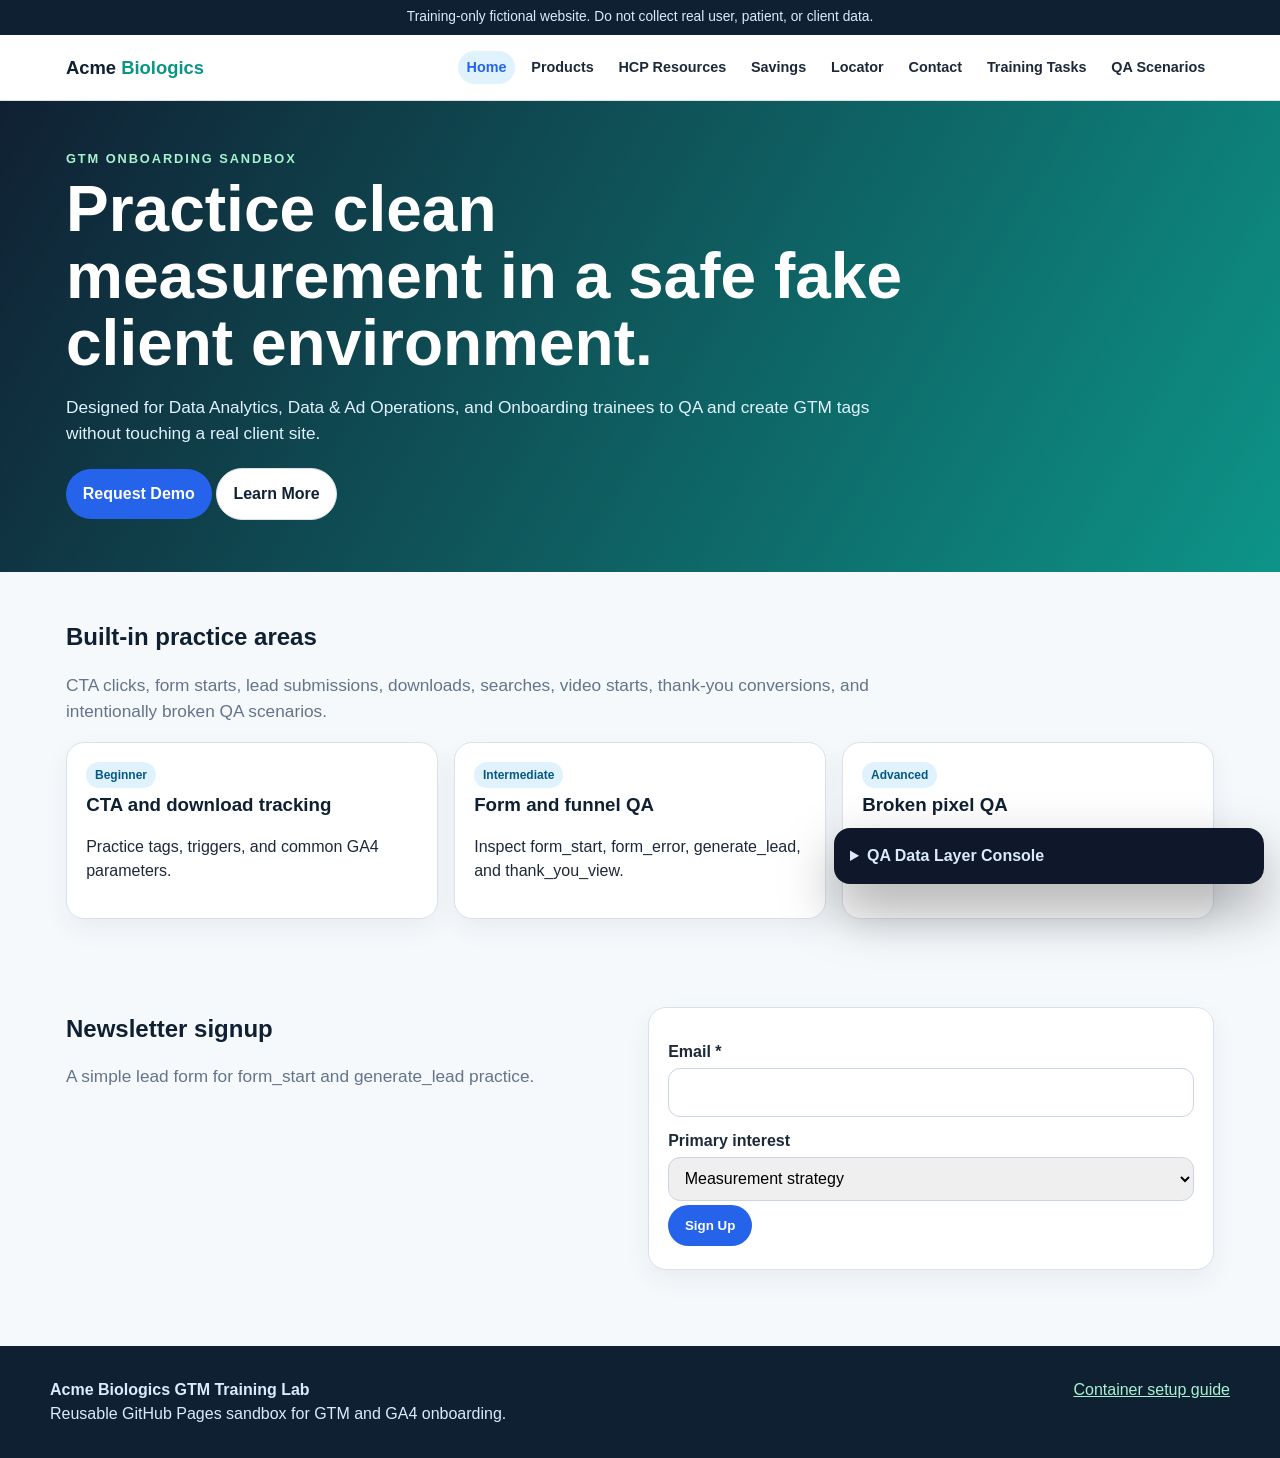
<file: index.html>
<!doctype html><html lang="en"><head><meta charset="utf-8"><meta name="viewport" content="width=device-width,initial-scale=1"><title>Home | Acme Biologics GTM Training Lab</title><link rel="stylesheet" href="styles.css"><script src="config.js"></script></head><body data-page="home"><div class="top">Training-only fictional website. Do not collect real user, patient, or client data.</div><header class="header"><nav class="nav"><a class="brand" href="index.html">Acme <span>Biologics</span></a><div class="links"><a class="active" href="index.html">Home</a><a class="" href="products.html">Products</a><a class="" href="hcp-resources.html">HCP Resources</a><a class="" href="savings.html">Savings</a><a class="" href="locator.html">Locator</a><a class="" href="contact.html">Contact</a><a class="" href="training-tasks.html">Training Tasks</a><a class="" href="qa-scenarios.html">QA Scenarios</a></div></nav></header><section class="hero" data-section="home_hero"><div class="inner"><div class="eyebrow">GTM onboarding sandbox</div><h1>Practice clean measurement in a safe fake client environment.</h1><p>Designed for Data Analytics, Data & Ad Operations, and Onboarding trainees to QA and create GTM tags without touching a real client site.</p><a class="btn primary" href="contact.html" id="request-demo-cta" data-track="cta" data-event="request_demo_click" data-section="home_hero" data-content-group="lead_gen">Request Demo</a><a class="btn secondary" href="products.html" id="learn-more-cta" data-track="cta" data-event="learn_more_click" data-section="home_hero">Learn More</a></div></section><main><section class="section"><h2>Built-in practice areas</h2><p class="lead">CTA clicks, form starts, lead submissions, downloads, searches, video starts, thank-you conversions, and intentionally broken QA scenarios.</p><div class="grid grid3"><div class="card"><span class="tag">Beginner</span><h3>CTA and download tracking</h3><p>Practice tags, triggers, and common GA4 parameters.</p></div><div class="card"><span class="tag">Intermediate</span><h3>Form and funnel QA</h3><p>Inspect form_start, form_error, generate_lead, and thank_you_view.</p></div><div class="card"><span class="tag">Advanced</span><h3>Broken pixel QA</h3><p>Find typos, missing parameters, duplicate fires, and inconsistent naming.</p></div></div></section><section class="section grid grid2"><div><h2>Newsletter signup</h2><p class="lead">A simple lead form for form_start and generate_lead practice.</p></div><form class="form" id="newsletter-form" data-form-name="newsletter_signup" data-success-event="generate_lead" data-lead-type="newsletter"><label>Email *</label><input name="email" type="email" required><label>Primary interest</label><select name="reason"><option>Measurement strategy</option><option>Clinical resources</option><option>Patient support</option></select><button class="btn primary" type="submit" data-track="form_submit_click" data-event="newsletter_submit_click" data-section="newsletter">Sign Up</button></form></section></main><footer class="footer"><div class="inner"><div><strong>Acme Biologics GTM Training Lab</strong><br>Reusable GitHub Pages sandbox for GTM and GA4 onboarding.</div><div><a href="GTM_GA4_CONTAINER_BUILD_GUIDE.md">Container setup guide</a></div></div></footer><script src="app.js"></script></body></html>
</file>
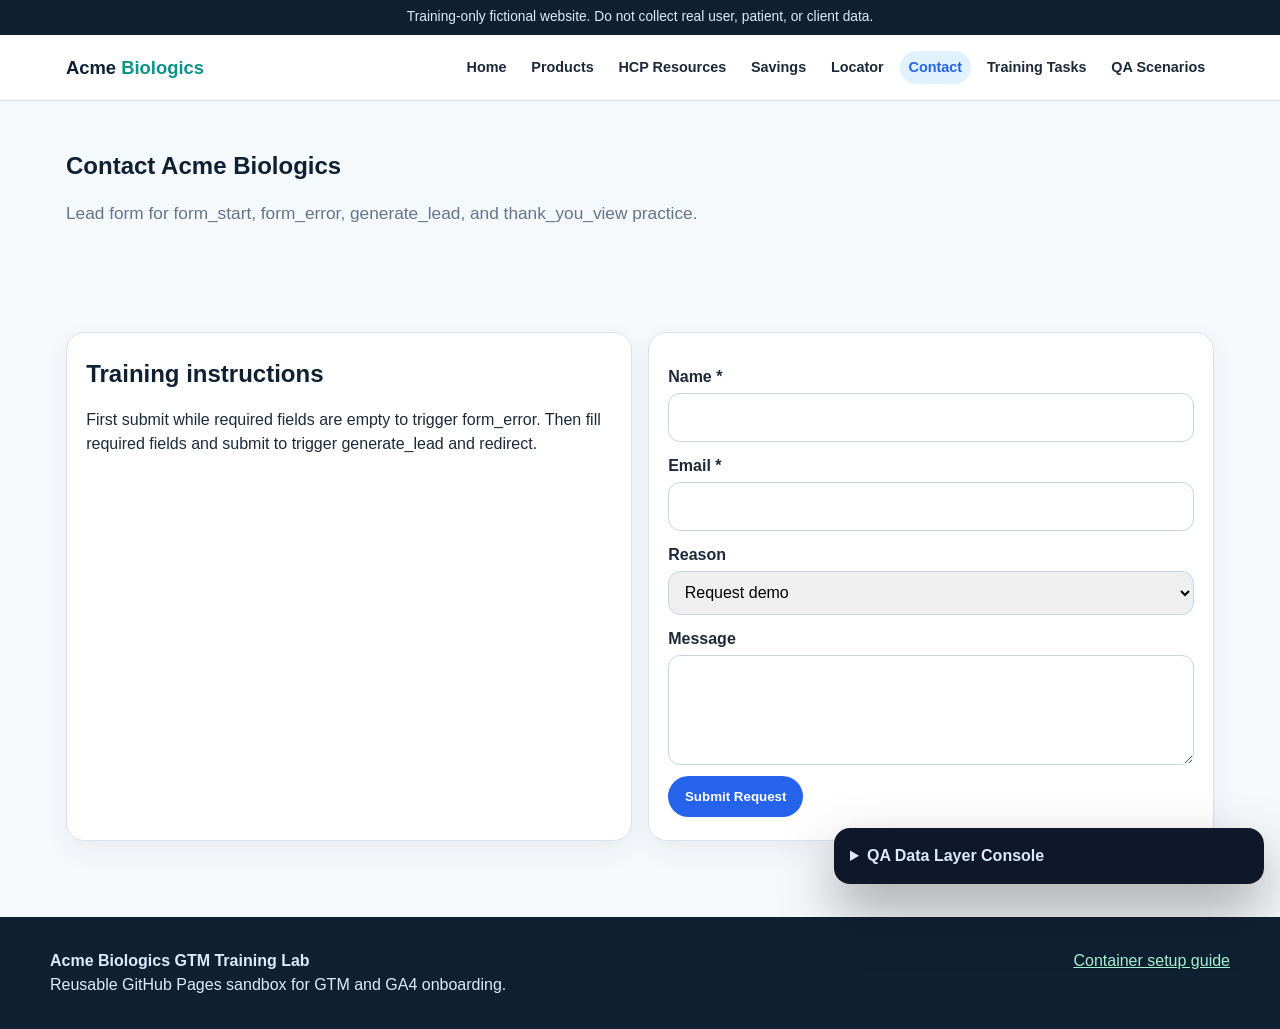
<file: contact.html>
<!doctype html><html lang="en"><head><meta charset="utf-8"><meta name="viewport" content="width=device-width,initial-scale=1"><title>Contact | Acme Biologics GTM Training Lab</title><link rel="stylesheet" href="styles.css"><script src="config.js"></script></head><body data-page="contact"><div class="top">Training-only fictional website. Do not collect real user, patient, or client data.</div><header class="header"><nav class="nav"><a class="brand" href="index.html">Acme <span>Biologics</span></a><div class="links"><a class="" href="index.html">Home</a><a class="" href="products.html">Products</a><a class="" href="hcp-resources.html">HCP Resources</a><a class="" href="savings.html">Savings</a><a class="" href="locator.html">Locator</a><a class="active" href="contact.html">Contact</a><a class="" href="training-tasks.html">Training Tasks</a><a class="" href="qa-scenarios.html">QA Scenarios</a></div></nav></header><main><section class="section"><h1>Contact Acme Biologics</h1><p class="lead">Lead form for form_start, form_error, generate_lead, and thank_you_view practice.</p></section><section class="section grid grid2"><div class="card"><h2>Training instructions</h2><p>First submit while required fields are empty to trigger form_error. Then fill required fields and submit to trigger generate_lead and redirect.</p></div><form class="form" id="contact-form" data-form-name="contact_us" data-success-event="generate_lead" data-lead-type="contact_request" data-redirect="thank-you"><label>Name *</label><input name="name" required><label>Email *</label><input name="email" type="email" required><label>Reason</label><select name="reason"><option>Request demo</option><option>Ask a clinical question</option><option>Data request</option><option>Other</option></select><label>Message</label><textarea name="message"></textarea><button class="btn primary" type="submit" data-track="form_submit_click" data-event="contact_submit_click" data-section="contact_form">Submit Request</button></form></section></main><footer class="footer"><div class="inner"><div><strong>Acme Biologics GTM Training Lab</strong><br>Reusable GitHub Pages sandbox for GTM and GA4 onboarding.</div><div><a href="GTM_GA4_CONTAINER_BUILD_GUIDE.md">Container setup guide</a></div></div></footer><script src="app.js"></script></body></html>
</file>
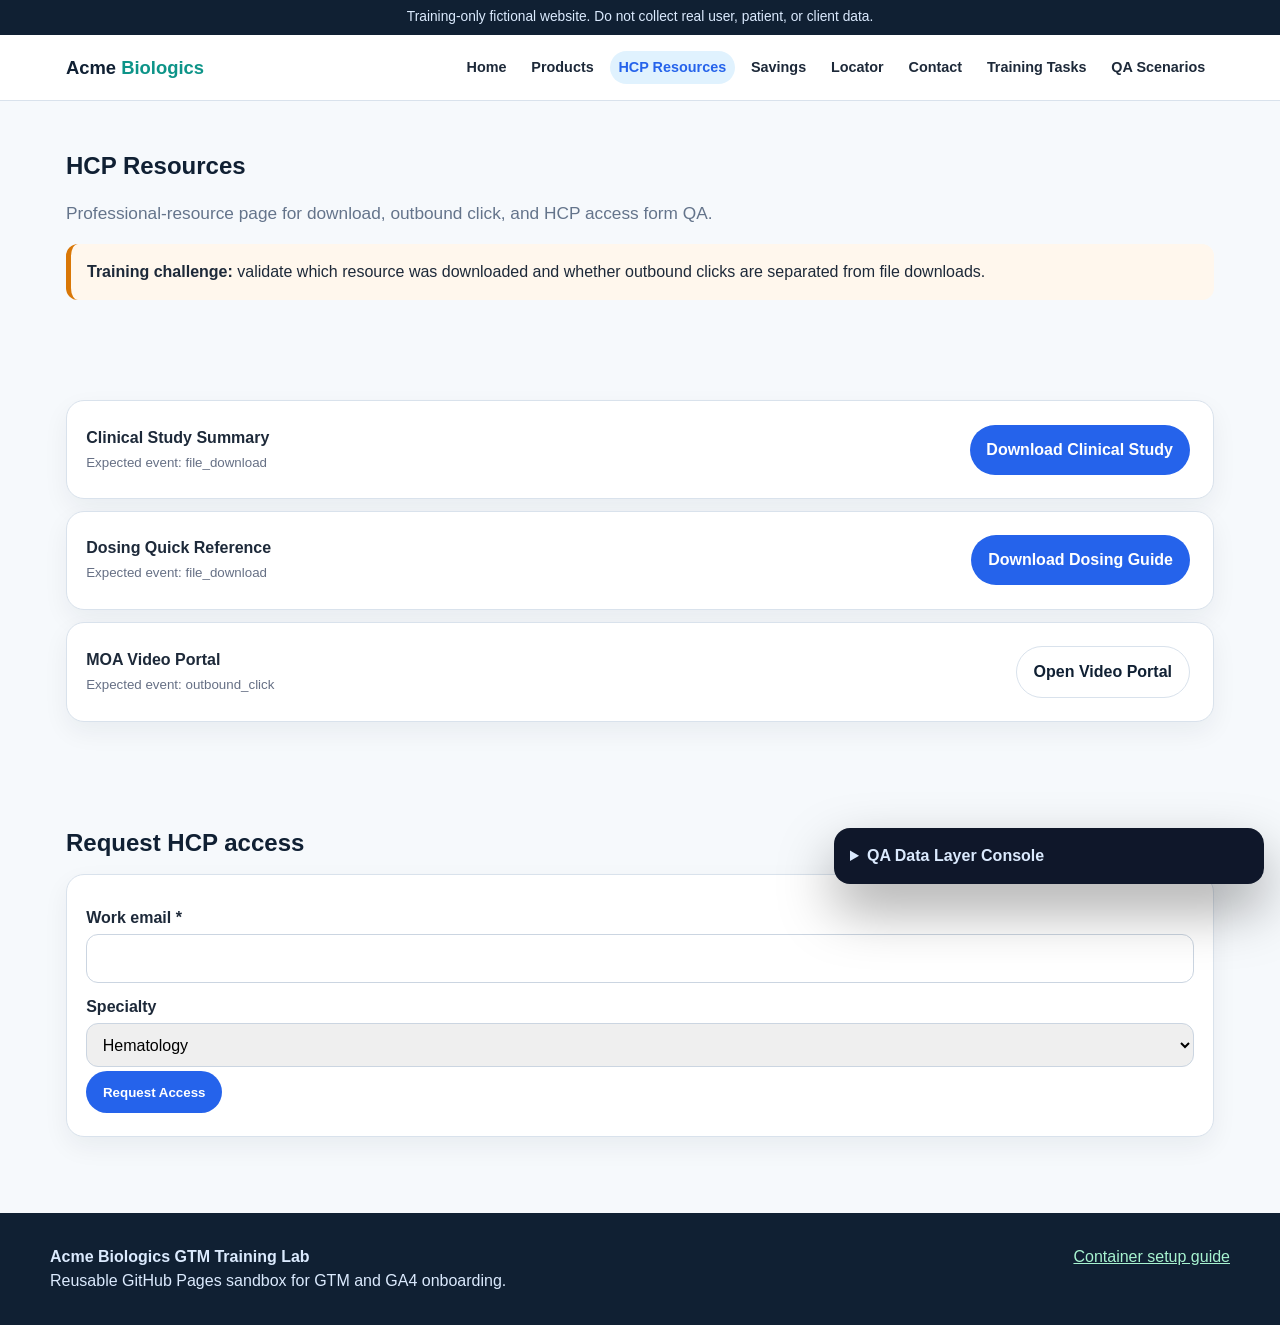
<file: hcp-resources.html>
<!doctype html><html lang="en"><head><meta charset="utf-8"><meta name="viewport" content="width=device-width,initial-scale=1"><title>HCP Resources | Acme Biologics GTM Training Lab</title><link rel="stylesheet" href="styles.css"><script src="config.js"></script></head><body data-page="hcp_resources"><div class="top">Training-only fictional website. Do not collect real user, patient, or client data.</div><header class="header"><nav class="nav"><a class="brand" href="index.html">Acme <span>Biologics</span></a><div class="links"><a class="" href="index.html">Home</a><a class="" href="products.html">Products</a><a class="active" href="hcp-resources.html">HCP Resources</a><a class="" href="savings.html">Savings</a><a class="" href="locator.html">Locator</a><a class="" href="contact.html">Contact</a><a class="" href="training-tasks.html">Training Tasks</a><a class="" href="qa-scenarios.html">QA Scenarios</a></div></nav></header><main><section class="section"><h1>HCP Resources</h1><p class="lead">Professional-resource page for download, outbound click, and HCP access form QA.</p><div class="notice warn"><strong>Training challenge:</strong> validate which resource was downloaded and whether outbound clicks are separated from file downloads.</div></section><section class="section"><div class="resource"><div><strong>Clinical Study Summary</strong><br><small>Expected event: file_download</small></div><a class="btn primary" href="clinical-study-summary.pdf" download data-track="download" data-event="file_download" data-resource-name="Clinical Study Summary" data-resource-type="pdf" data-content-group="hcp_resource" data-section="hcp_resources">Download Clinical Study</a></div><div class="resource"><div><strong>Dosing Quick Reference</strong><br><small>Expected event: file_download</small></div><a class="btn primary" href="dosing-quick-reference.pdf" download data-track="download" data-event="file_download" data-resource-name="Dosing Quick Reference" data-resource-type="pdf" data-content-group="hcp_resource" data-section="hcp_resources">Download Dosing Guide</a></div><div class="resource"><div><strong>MOA Video Portal</strong><br><small>Expected event: outbound_click</small></div><a class="btn secondary" href="https://example.com/acme-moa-video" target="_blank" rel="noopener" data-track="outbound" data-event="outbound_click" data-resource-name="MOA Video Portal" data-resource-type="external_site" data-section="hcp_resources">Open Video Portal</a></div></section><section class="section"><h2>Request HCP access</h2><form class="form" id="hcp-access-form" data-form-name="hcp_access" data-success-event="generate_lead" data-lead-type="hcp_access"><label>Work email *</label><input name="email" type="email" required><label>Specialty</label><select name="specialty"><option>Hematology</option><option>Oncology</option><option>Primary Care</option></select><button class="btn primary" type="submit" data-track="form_submit_click" data-event="hcp_access_submit_click" data-section="hcp_access_request">Request Access</button></form></section></main><footer class="footer"><div class="inner"><div><strong>Acme Biologics GTM Training Lab</strong><br>Reusable GitHub Pages sandbox for GTM and GA4 onboarding.</div><div><a href="GTM_GA4_CONTAINER_BUILD_GUIDE.md">Container setup guide</a></div></div></footer><script src="app.js"></script></body></html>
</file>
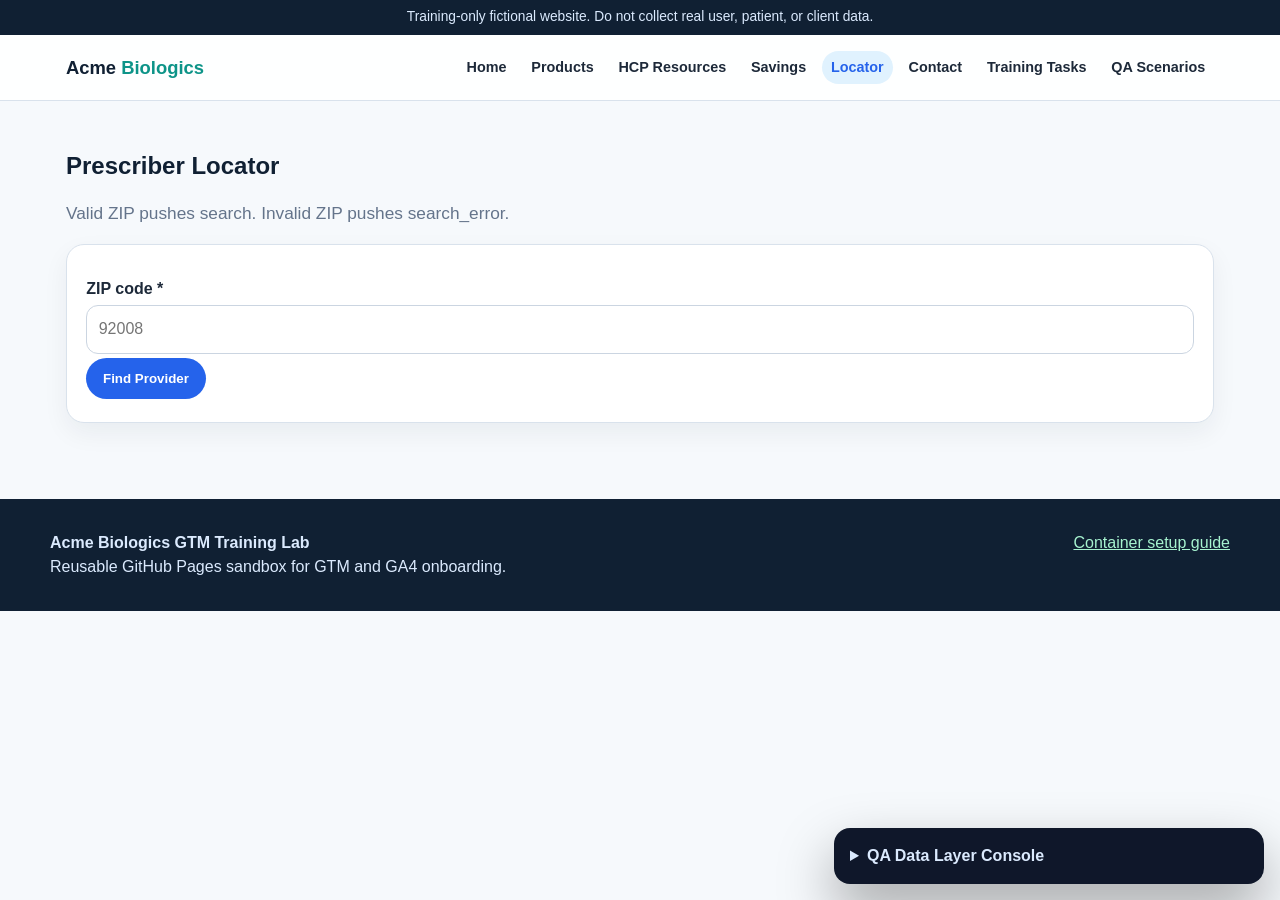
<file: locator.html>
<!doctype html><html lang="en"><head><meta charset="utf-8"><meta name="viewport" content="width=device-width,initial-scale=1"><title>Prescriber Locator | Acme Biologics GTM Training Lab</title><link rel="stylesheet" href="styles.css"><script src="config.js"></script></head><body data-page="locator"><div class="top">Training-only fictional website. Do not collect real user, patient, or client data.</div><header class="header"><nav class="nav"><a class="brand" href="index.html">Acme <span>Biologics</span></a><div class="links"><a class="" href="index.html">Home</a><a class="" href="products.html">Products</a><a class="" href="hcp-resources.html">HCP Resources</a><a class="" href="savings.html">Savings</a><a class="active" href="locator.html">Locator</a><a class="" href="contact.html">Contact</a><a class="" href="training-tasks.html">Training Tasks</a><a class="" href="qa-scenarios.html">QA Scenarios</a></div></nav></header><main><section class="section"><h1>Prescriber Locator</h1><p class="lead">Valid ZIP pushes search. Invalid ZIP pushes search_error.</p><form class="form" id="provider-search-form" data-form-name="provider_locator"><label>ZIP code *</label><input id="zip" name="zip" maxlength="5" required placeholder="92008"><button class="btn primary" type="submit" data-track="search_submit_click" data-event="provider_search_submit_click" data-section="locator_intro">Find Provider</button></form></section><section class="section" id="provider-results" hidden><h2>Mock provider results</h2><div class="grid grid3"><div class="card"><h3>North Coast Clinic</h3><p>1.2 miles away</p><button class="btn ghost" data-track="result_click" data-event="provider_result_click" data-section="locator_results" data-content-group="provider_result">View Details</button></div><div class="card"><h3>Carlsbad Specialty Center</h3><p>2.7 miles away</p><button class="btn ghost" data-track="result_click" data-event="provider_result_click" data-section="locator_results" data-content-group="provider_result">View Details</button></div><div class="card"><h3>Pacific Care Group</h3><p>4.1 miles away</p><button class="btn ghost" data-track="result_click" data-event="provider_result_click" data-section="locator_results" data-content-group="provider_result">View Details</button></div></div></section></main><footer class="footer"><div class="inner"><div><strong>Acme Biologics GTM Training Lab</strong><br>Reusable GitHub Pages sandbox for GTM and GA4 onboarding.</div><div><a href="GTM_GA4_CONTAINER_BUILD_GUIDE.md">Container setup guide</a></div></div></footer><script src="app.js"></script></body></html>
</file>
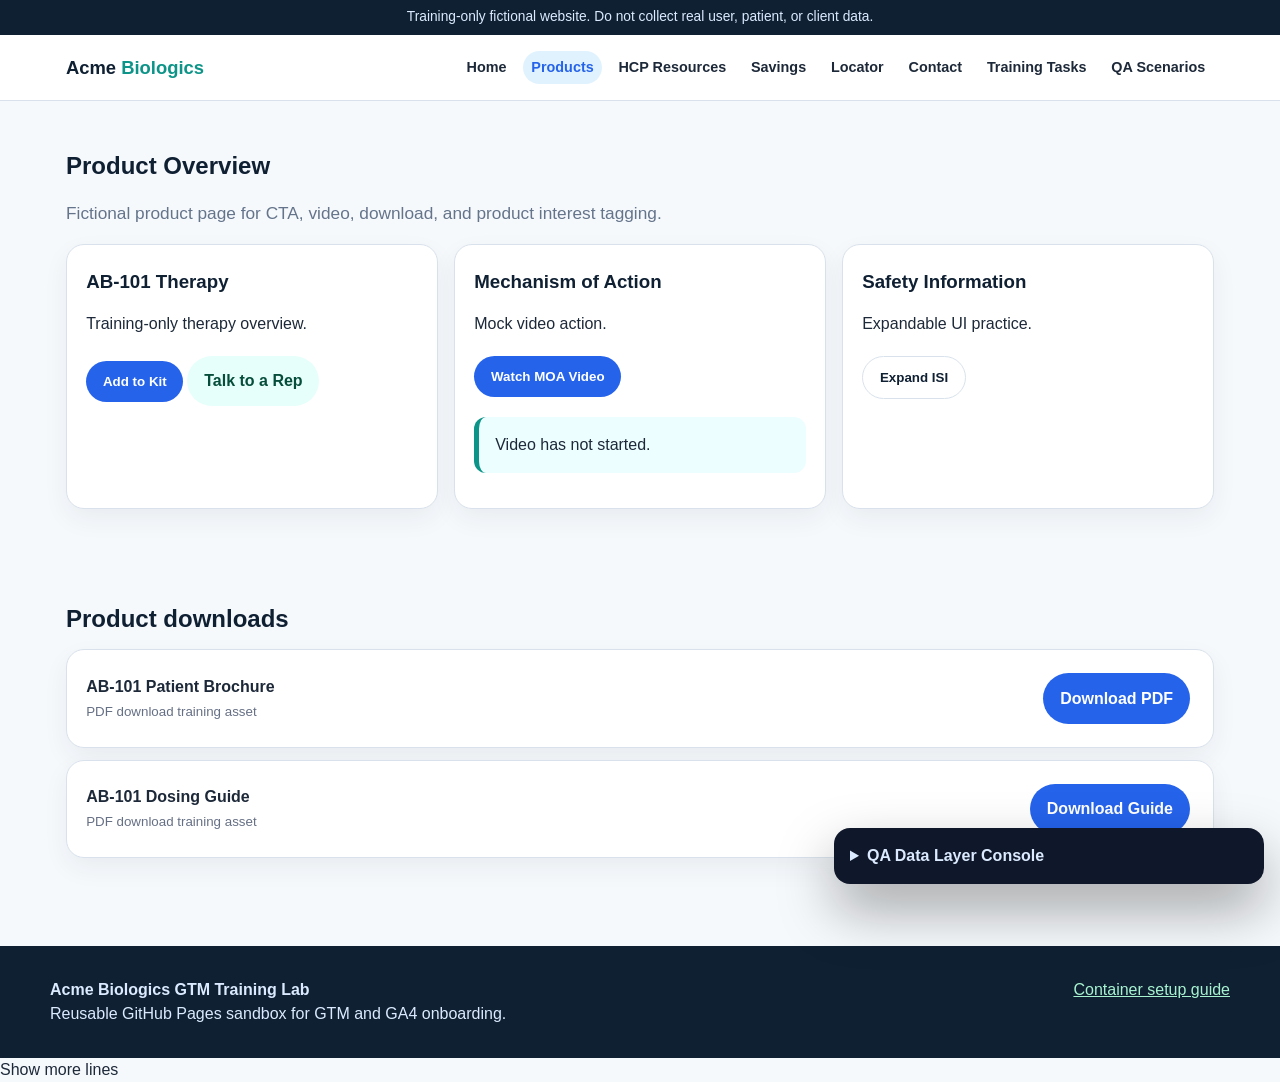
<file: products.html>
<!doctype html><html lang="en"><head><meta charset="utf-8"><meta name="viewport" content="width=device-width,initial-scale=1"><title>Products | Acme Biologics GTM Training Lab</title><link rel="stylesheet" href="styles.css"><script src="config.js"></script></head><body data-page="products"><div class="top">Training-only fictional website. Do not collect real user, patient, or client data.</div><header class="header"><nav class="nav"><a class="brand" href="index.html">Acme <span>Biologics</span></a><div class="links"><a class="" href="index.html">Home</a><a class="active" href="products.html">Products</a><a class="" href="hcp-resources.html">HCP Resources</a><a class="" href="savings.html">Savings</a><a class="" href="locator.html">Locator</a><a class="" href="contact.html">Contact</a><a class="" href="training-tasks.html">Training Tasks</a><a class="" href="qa-scenarios.html">QA Scenarios</a></div></nav></header><main><section class="section"><h1>Product Overview</h1><p class="lead">Fictional product page for CTA, video, download, and product interest tagging.</p><div class="grid grid3"><div class="card"><h3>AB-101 Therapy</h3><p>Training-only therapy overview.</p><button class="btn primary" id="add-to-kit-btn" data-track="cta" data-event="add_to_kit" data-section="product_card" data-content-group="product_interest">Add to Kit</button><a class="btn ghost" href="contact.html" data-track="cta" data-event="talk_to_rep_click" data-section="product_card">Talk to a Rep</a></div><div class="card"><h3>Mechanism of Action</h3><p>Mock video action.</p><button class="btn primary" data-video="AB-101 MOA Training Video" data-track="video_cta" data-event="video_cta_click" data-section="moa_card">Watch MOA Video</button><p id="video-status" class="notice">Video has not started.</p></div><div class="card"><h3>Safety Information</h3><p>Expandable UI practice.</p><button id="isi-toggle" class="btn secondary" data-track="cta" data-event="isi_expand_click" data-section="isi_card">Expand ISI</button><div id="isi-content" style="display:none;margin-top:15px;"><div class="notice warn"><strong>Important Safety Information</strong><p>This content is fictional and for GTM training purposes only.</p><ul><li>Contraindications</li><li>Warnings and Precautions</li><li>Adverse Reactions</li><li>Use in Special Populations</li></ul></div></div></div></section><section class="section"><h2>Product downloads</h2><div class="resource"><div><strong>AB-101 Patient Brochure</strong><br><small>PDF download training asset</small></div><a class="btn primary" href="ab101-patient-brochure.pdf" download data-track="download" data-event="file_download" data-resource-name="AB-101 Patient Brochure" data-resource-type="pdf" data-section="product_downloads">Download PDF</a></div><div class="resource"><div><strong>AB-101 Dosing Guide</strong><br><small>PDF download training asset</small></div><a class="btn primary" href="ab101-dosing-guide.pdf" download data-track="download" data-event="file_download" data-resource-name="AB-101 Dosing Guide" data-resource-type="pdf" data-section="product_downloads">Download Guide</a></div></section></main><footer class="footer"><div class="inner"><div><strong>Acme Biologics GTM Training Lab</strong><br>Reusable GitHub Pages sandbox for GTM and GA4 onboarding.</div><div><a href="GTM_GA4_CONTAINER_BUILD_GUIDE.md">Container setup guide</a></div></div></footer><script>document.addEventListener('DOMContentLoaded',function(){const btn=document.getElementById('isi-toggle');const isi=document.getElementById('isi-content');if(btn&&isi){btn.addEventListener('click',function(){if(isi.style.display==='none'){isi.style.display='block';btn.textContent='Collapse ISI';}else{isi.style.display='none';btn.textContent='Expand ISI';}});}});</script>
Show more lines<script src="app.js"></script></body></html>
</file>
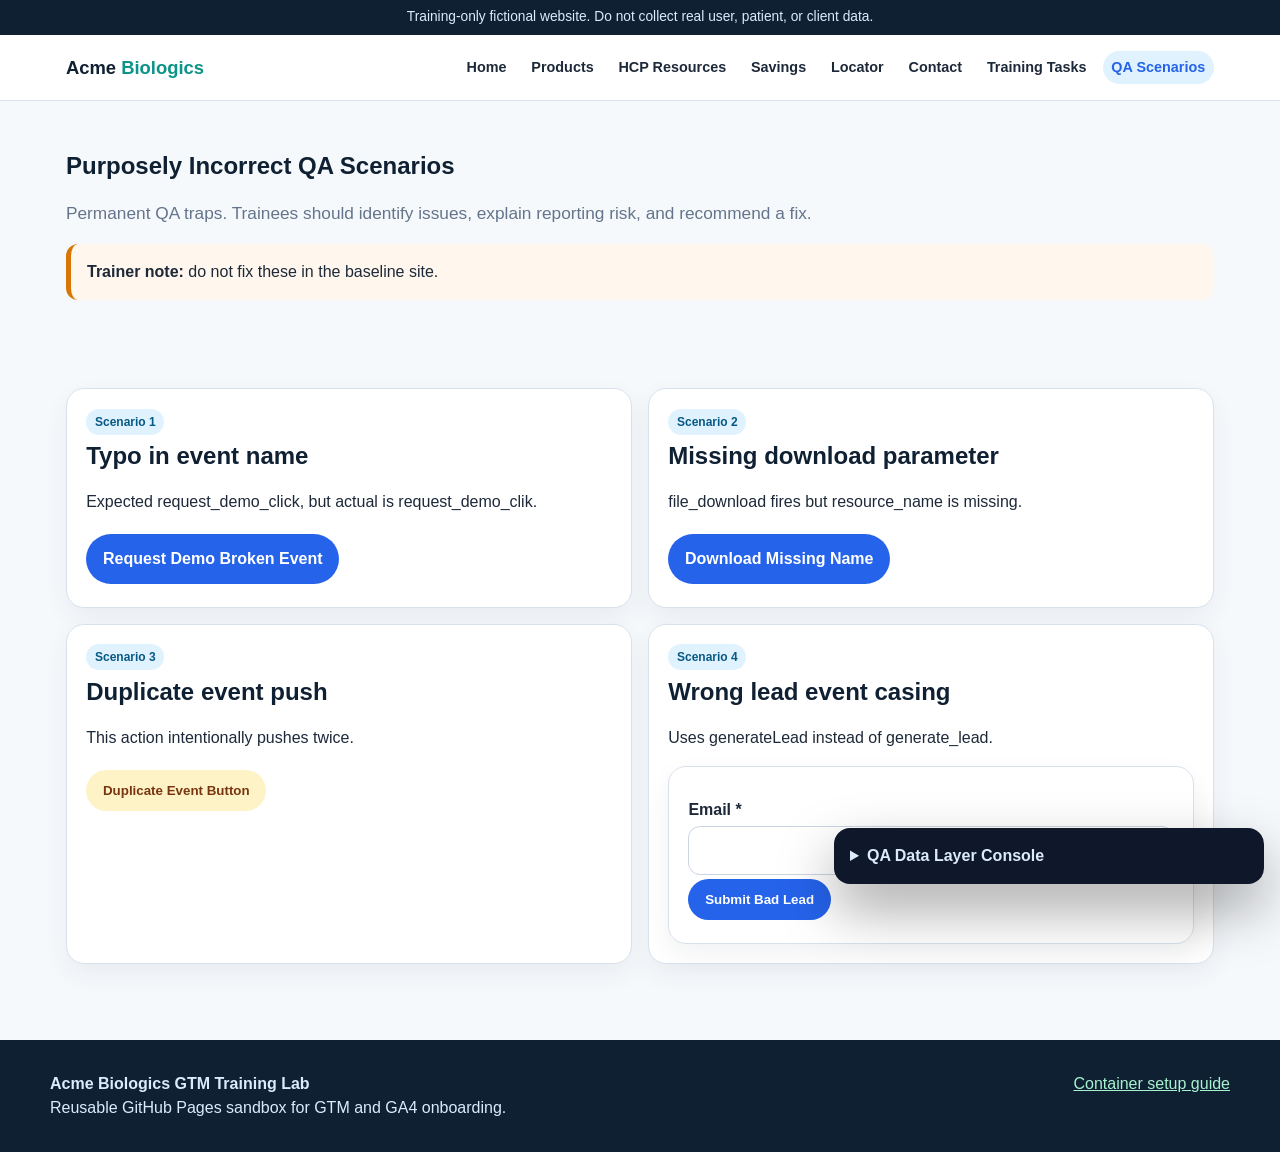
<file: qa-scenarios.html>
<!doctype html><html lang="en"><head><meta charset="utf-8"><meta name="viewport" content="width=device-width,initial-scale=1"><title>QA Scenarios | Acme Biologics GTM Training Lab</title><link rel="stylesheet" href="styles.css"><script src="config.js"></script></head><body data-page="qa_scenarios"><div class="top">Training-only fictional website. Do not collect real user, patient, or client data.</div><header class="header"><nav class="nav"><a class="brand" href="index.html">Acme <span>Biologics</span></a><div class="links"><a class="" href="index.html">Home</a><a class="" href="products.html">Products</a><a class="" href="hcp-resources.html">HCP Resources</a><a class="" href="savings.html">Savings</a><a class="" href="locator.html">Locator</a><a class="" href="contact.html">Contact</a><a class="" href="training-tasks.html">Training Tasks</a><a class="active" href="qa-scenarios.html">QA Scenarios</a></div></nav></header><main><section class="section"><h1>Purposely Incorrect QA Scenarios</h1><p class="lead">Permanent QA traps. Trainees should identify issues, explain reporting risk, and recommend a fix.</p><div class="notice warn"><strong>Trainer note:</strong> do not fix these in the baseline site.</div></section><section class="section grid grid2"><div class="card"><span class="tag">Scenario 1</span><h2>Typo in event name</h2><p>Expected request_demo_click, but actual is request_demo_clik.</p><a href="contact.html" class="btn primary" id="broken-demo-cta" data-track="cta" data-event="request_demo_clik" data-section="broken_scenarios" data-content-group="lead_gen">Request Demo Broken Event</a></div><div class="card"><span class="tag">Scenario 2</span><h2>Missing download parameter</h2><p>file_download fires but resource_name is missing.</p><a href="clinical-study-summary.pdf" download class="btn primary" data-track="download" data-event="file_download" data-resource-type="pdf" data-section="broken_scenarios">Download Missing Name</a></div><div class="card"><span class="tag">Scenario 3</span><h2>Duplicate event push</h2><p>This action intentionally pushes twice.</p><button class="btn alert" data-track="cta" data-event="duplicate_cta_click" data-section="broken_scenarios" data-duplicate-push="true">Duplicate Event Button</button></div><div class="card"><span class="tag">Scenario 4</span><h2>Wrong lead event casing</h2><p>Uses generateLead instead of generate_lead.</p><form class="form" id="bad-lead-form" data-form-name="bad_lead_form" data-success-event="generateLead" data-lead-type="bad_case"><label>Email *</label><input name="email" type="email" required><button class="btn primary" type="submit" data-track="form_submit_click" data-event="bad_lead_submit_click" data-section="broken_scenarios">Submit Bad Lead</button></form></div></section></main><footer class="footer"><div class="inner"><div><strong>Acme Biologics GTM Training Lab</strong><br>Reusable GitHub Pages sandbox for GTM and GA4 onboarding.</div><div><a href="GTM_GA4_CONTAINER_BUILD_GUIDE.md">Container setup guide</a></div></div></footer><script src="app.js"></script></body></html>
</file>
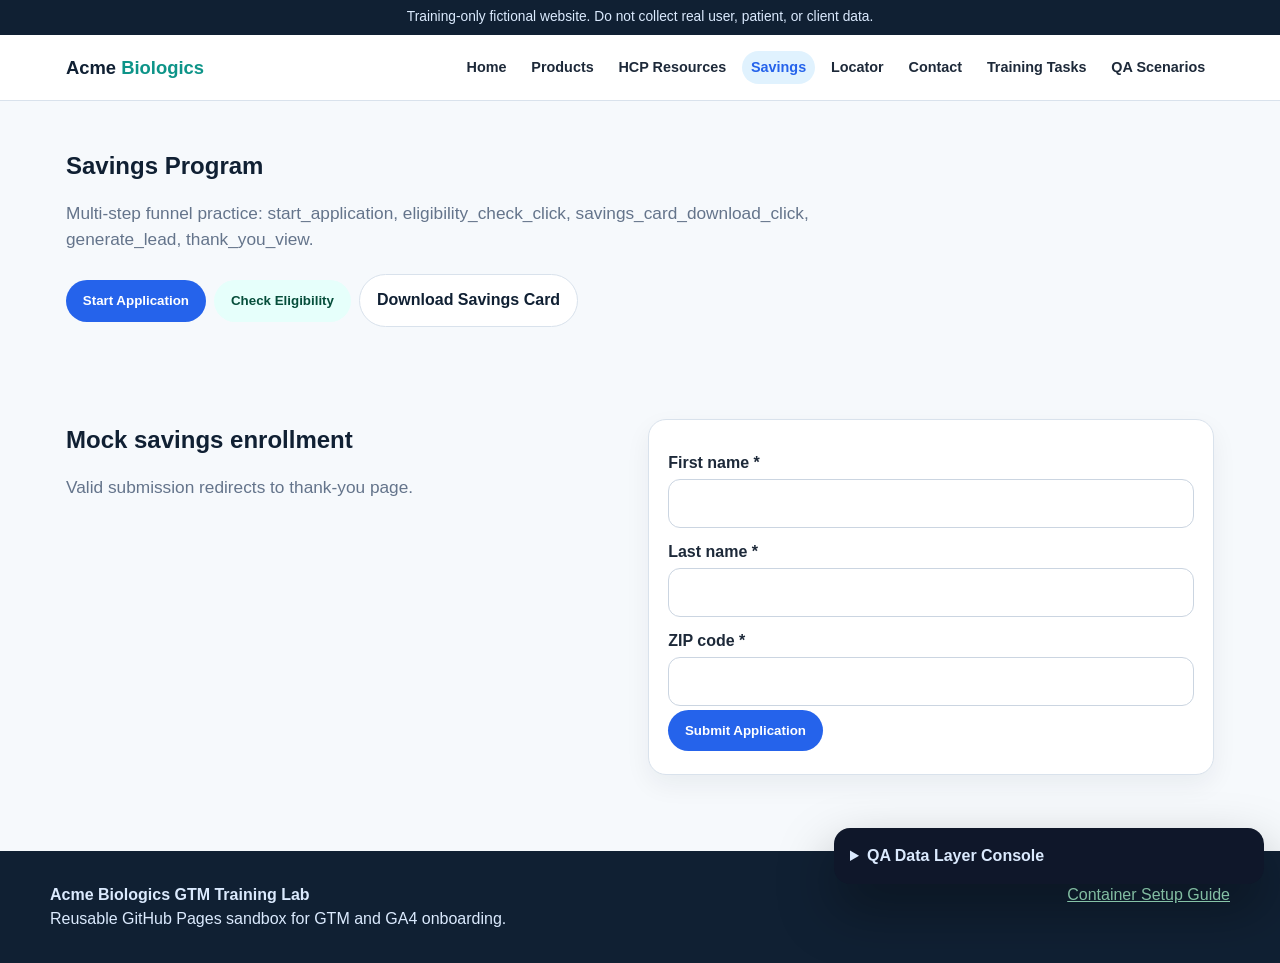
<file: savings.html>
<!doctype html>
<html lang="en">
<head>
<meta charset="utf-8">
<meta name="viewport" content="width=device-width,initial-scale=1">
<title>Savings Program | Acme Biologics GTM Training Lab</title>
<link rel="stylesheet" href="styles.css">
<script src="config.js"></script>
</head>

<body data-page="savings">

<div class="top">
Training-only fictional website. Do not collect real user, patient, or client data.
</div>

<header class="header">
<nav class="nav">
<a class="brand" href="index.html">Acme <span>Biologics</span></a>

<div class="links">
<a href="index.html">Home</a>
<a href="products.html">Products</a>
<a href="hcp-resources.html">HCP Resources</a>
<a class="active" href="savings.html">Savings</a>
<a href="locator.html">Locator</a>
<a href="contact.html">Contact</a>
<a href="training-tasks.html">Training Tasks</a>
<a href="qa-scenarios.html">QA Scenarios</a>
</div>
</nav>
</header>

<main>

<section class="section">

<h1>Savings Program</h1>

<p class="lead">
Multi-step funnel practice: start_application, eligibility_check_click,
savings_card_download_click, generate_lead, thank_you_view.
</p>

<button id="start-app-btn" class="btn primary" onclick="this.innerHTML='✓ Step 1 Complete';this.style.background='#16a34a';this.style.color='#fff';document.getElementById('savings-status').style.display='block';document.getElementById('savings-status').innerHTML='<strong>Application Started</strong><br>Application started successfully.';" data-track="funnel_cta" data-event="start_application" data-section="savings_intro" data-funnel-step="1_start">Start Application</button>

<button id="eligibility-btn" class="btn ghost" onclick="this.innerHTML='✓ Eligible';this.style.background='#16a34a';this.style.color='#fff';document.getElementById('savings-status').style.display='block';document.getElementById('savings-status').innerHTML='<strong>Eligibility Verified</strong><br>Eligibility check completed successfully.';" data-track="funnel_cta" data-event="eligibility_check_click" data-section="savings_intro" data-funnel-step="2_eligibility">Check Eligibility</button>

<a
id="download-card-btn"
class="btn secondary"
href="savings-card.pdf"
download
data-track="funnel_cta"
data-event="savings_card_download_click"
data-section="savings_intro"
data-funnel-step="3_download_card">
Download Savings Card
</a>

<div
id="savings-status"
class="notice"
style="display:none;margin-top:20px;">
</div>

</section>

<section class="section grid grid2">

<div>
<h2>Mock savings enrollment</h2>
<p class="lead">
Valid submission redirects to thank-you page.
</p>
</div>

<form
class="form"
id="savings-form"
data-form-name="savings_application"
data-success-event="generate_lead"
data-lead-type="savings_application"
data-redirect="thank-you">

<label>First name *</label>
<input name="first_name" required>

<label>Last name *</label>
<input name="last_name" required>

<label>ZIP code *</label>
<input name="zip" required>

<button
class="btn primary"
type="submit"
data-track="form_submit_click"
data-event="savings_submit_click"
data-section="savings_application"
data-funnel-step="submit">
Submit Application
</button>

</form>

</section>

</main>

<footer class="footer">
<div class="inner">

<div>
<strong>Acme Biologics GTM Training Lab</strong><br>
Reusable GitHub Pages sandbox for GTM and GA4 onboarding.
</div>

<div>
<a href="GTM_GA4_CONTAINER_BUILD_GUIDE.md">
Container Setup Guide
</a>
</div>

</div>
</footer>

<script>
document.addEventListener('DOMContentLoaded',function(){

const startBtn=document.getElementById('start-app-btn');
const eligibilityBtn=document.getElementById('eligibility-btn');
const downloadBtn=document.getElementById('download-card-btn');
const status=document.getElementById('savings-status');

if(startBtn){
startBtn.addEventListener('click',function(){
this.innerHTML='✓ Step 1 Complete';
this.style.background='#16a34a';
this.style.color='#fff';

status.style.display='block';
status.innerHTML='Application started successfully. GTM event: start_application';
});
}

if(eligibilityBtn){
eligibilityBtn.addEventListener('click',function(){
this.innerHTML='✓ Eligible';
this.style.background='#16a34a';
this.style.color='#fff';

status.style.display='block';
status.innerHTML='Eligibility verification complete. GTM event: eligibility_check_click';
});
}

if(downloadBtn){
downloadBtn.addEventListener('click',function(){
this.innerHTML='✓ Savings Card Downloaded';
this.style.background='#16a34a';
this.style.color='#fff';

status.style.display='block';
status.innerHTML='Savings card download event registered. GTM event: savings_card_download_click';
});
}

});
</script>

<script src="app.js"></script>

</body>
</html>
</file>
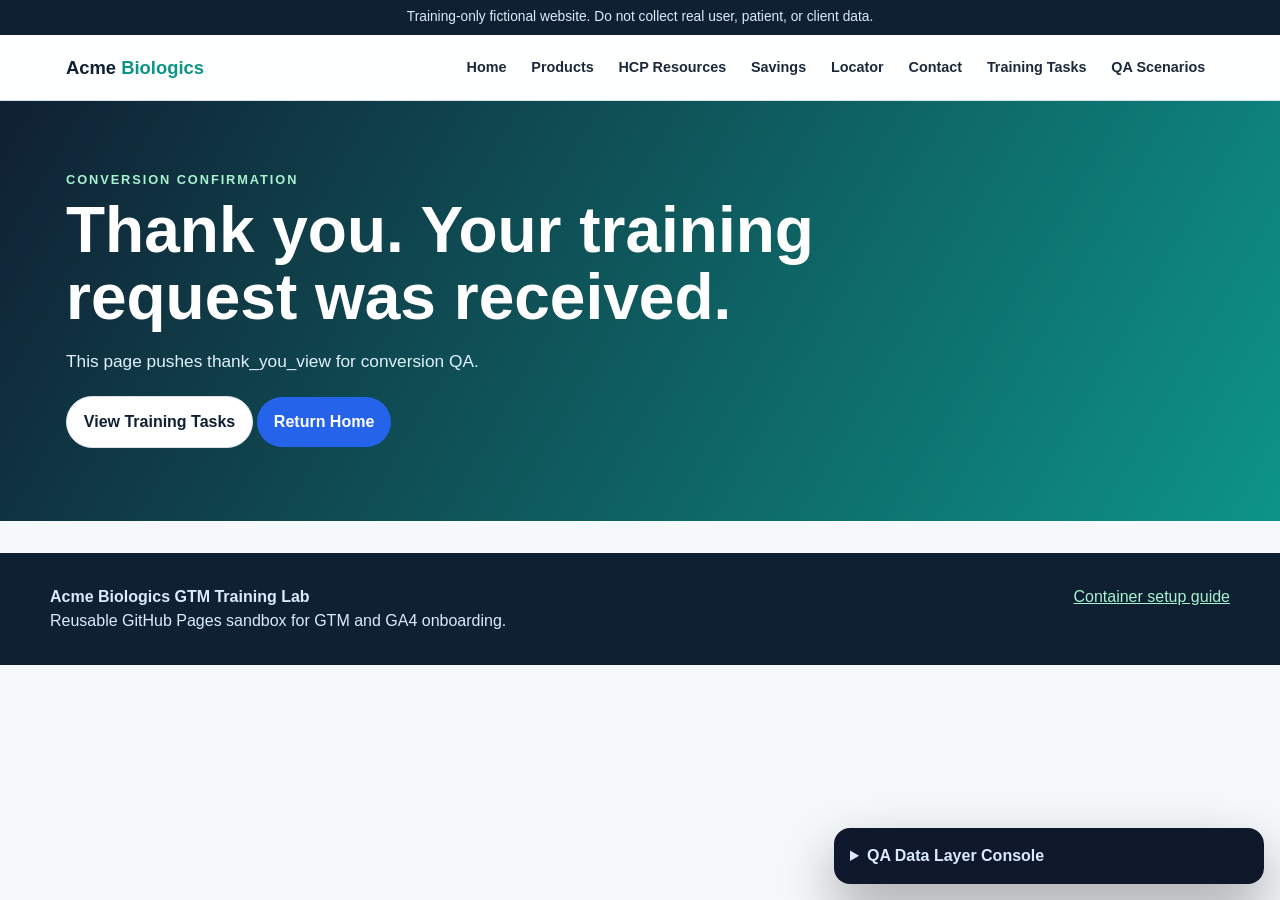
<file: thank-you.html>
<!doctype html><html lang="en"><head><meta charset="utf-8"><meta name="viewport" content="width=device-width,initial-scale=1"><title>Thank You | Acme Biologics GTM Training Lab</title><link rel="stylesheet" href="styles.css"><script src="config.js"></script></head><body data-page="thank_you"><div class="top">Training-only fictional website. Do not collect real user, patient, or client data.</div><header class="header"><nav class="nav"><a class="brand" href="index.html">Acme <span>Biologics</span></a><div class="links"><a class="" href="index.html">Home</a><a class="" href="products.html">Products</a><a class="" href="hcp-resources.html">HCP Resources</a><a class="" href="savings.html">Savings</a><a class="" href="locator.html">Locator</a><a class="" href="contact.html">Contact</a><a class="" href="training-tasks.html">Training Tasks</a><a class="" href="qa-scenarios.html">QA Scenarios</a></div></nav></header><main><section class="hero"><div class="inner"><div class="eyebrow">Conversion confirmation</div><h1>Thank you. Your training request was received.</h1><p>This page pushes thank_you_view for conversion QA.</p><a class="btn secondary" href="training-tasks.html" data-track="cta" data-event="training_tasks_click" data-section="thank_you_hero">View Training Tasks</a><a class="btn primary" href="index.html" data-track="cta" data-event="return_home_click" data-section="thank_you_hero">Return Home</a></div></section><script>window.dataLayer=window.dataLayer||[];window.dataLayer.push({event:'thank_you_view',conversion_type:sessionStorage.getItem('last_conversion_type')||'unknown',page_path:location.pathname});</script></main><footer class="footer"><div class="inner"><div><strong>Acme Biologics GTM Training Lab</strong><br>Reusable GitHub Pages sandbox for GTM and GA4 onboarding.</div><div><a href="GTM_GA4_CONTAINER_BUILD_GUIDE.md">Container setup guide</a></div></div></footer><script src="app.js"></script></body></html>
</file>
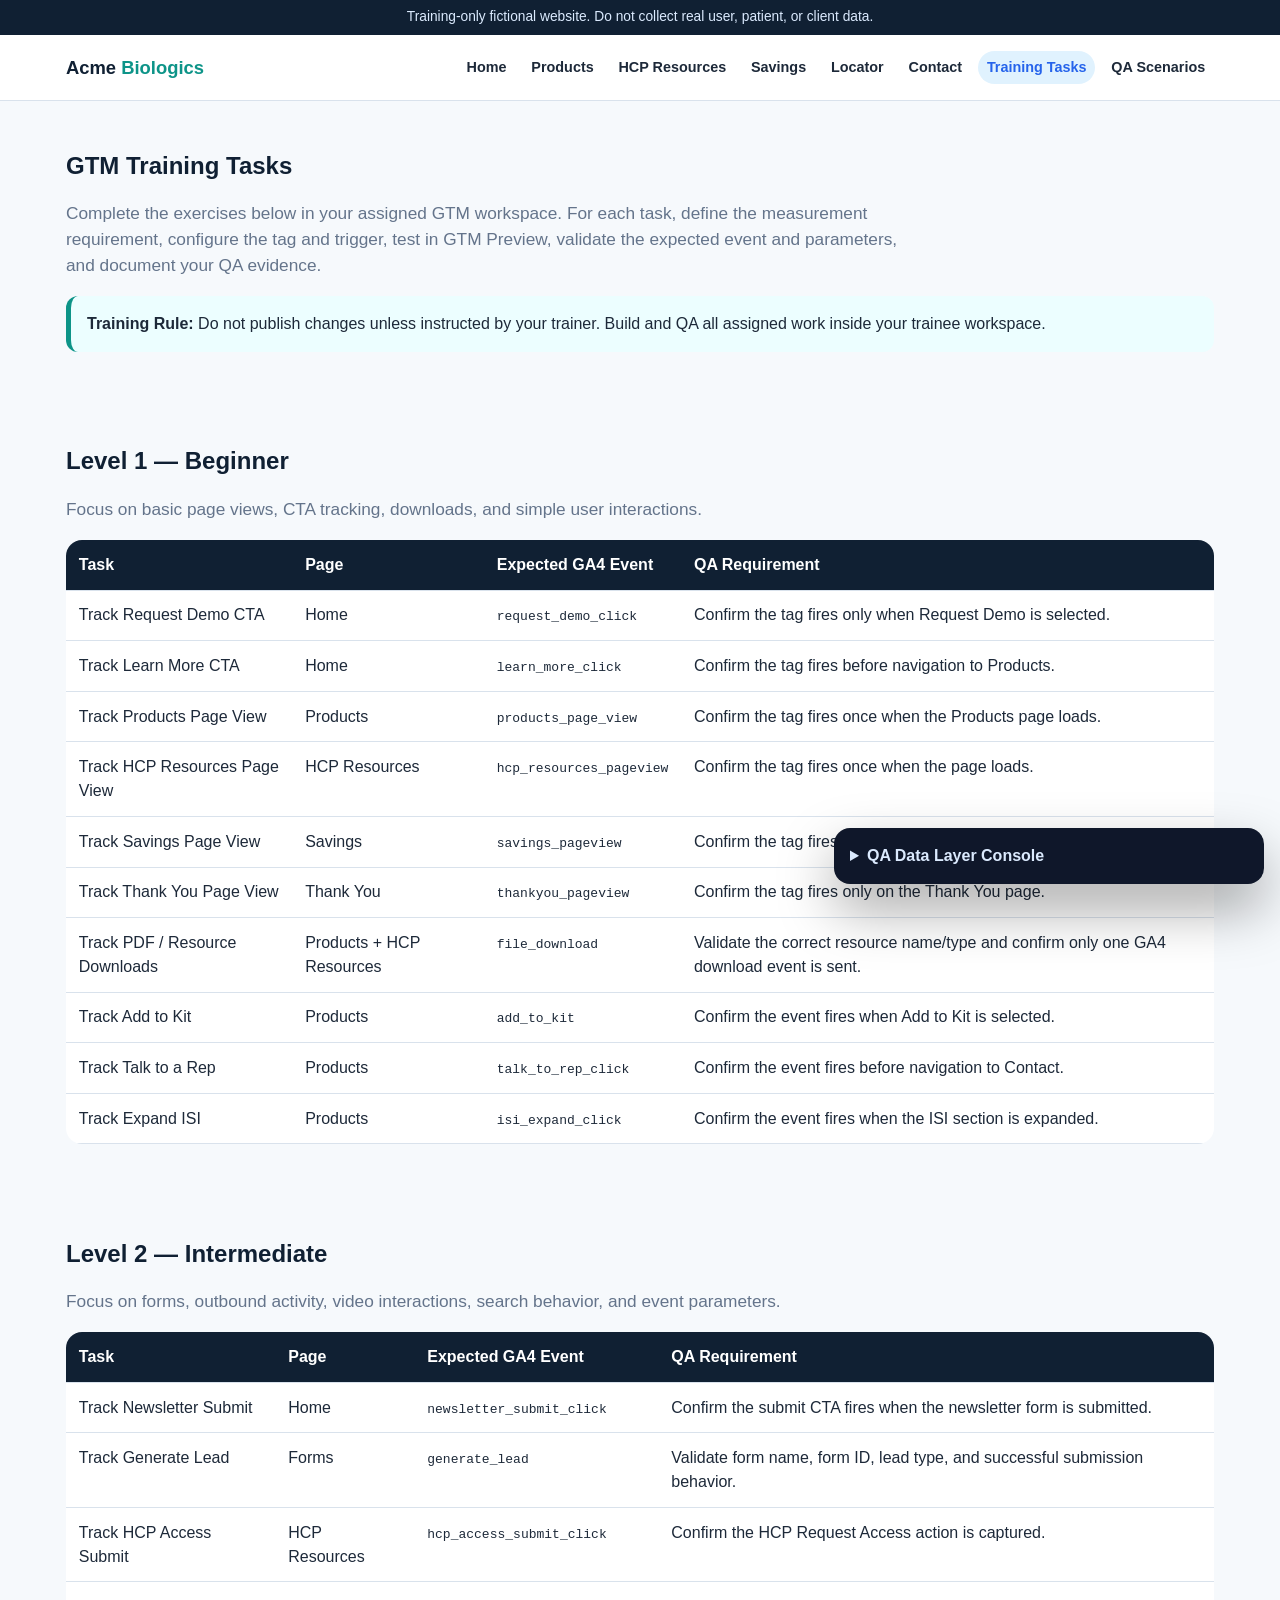
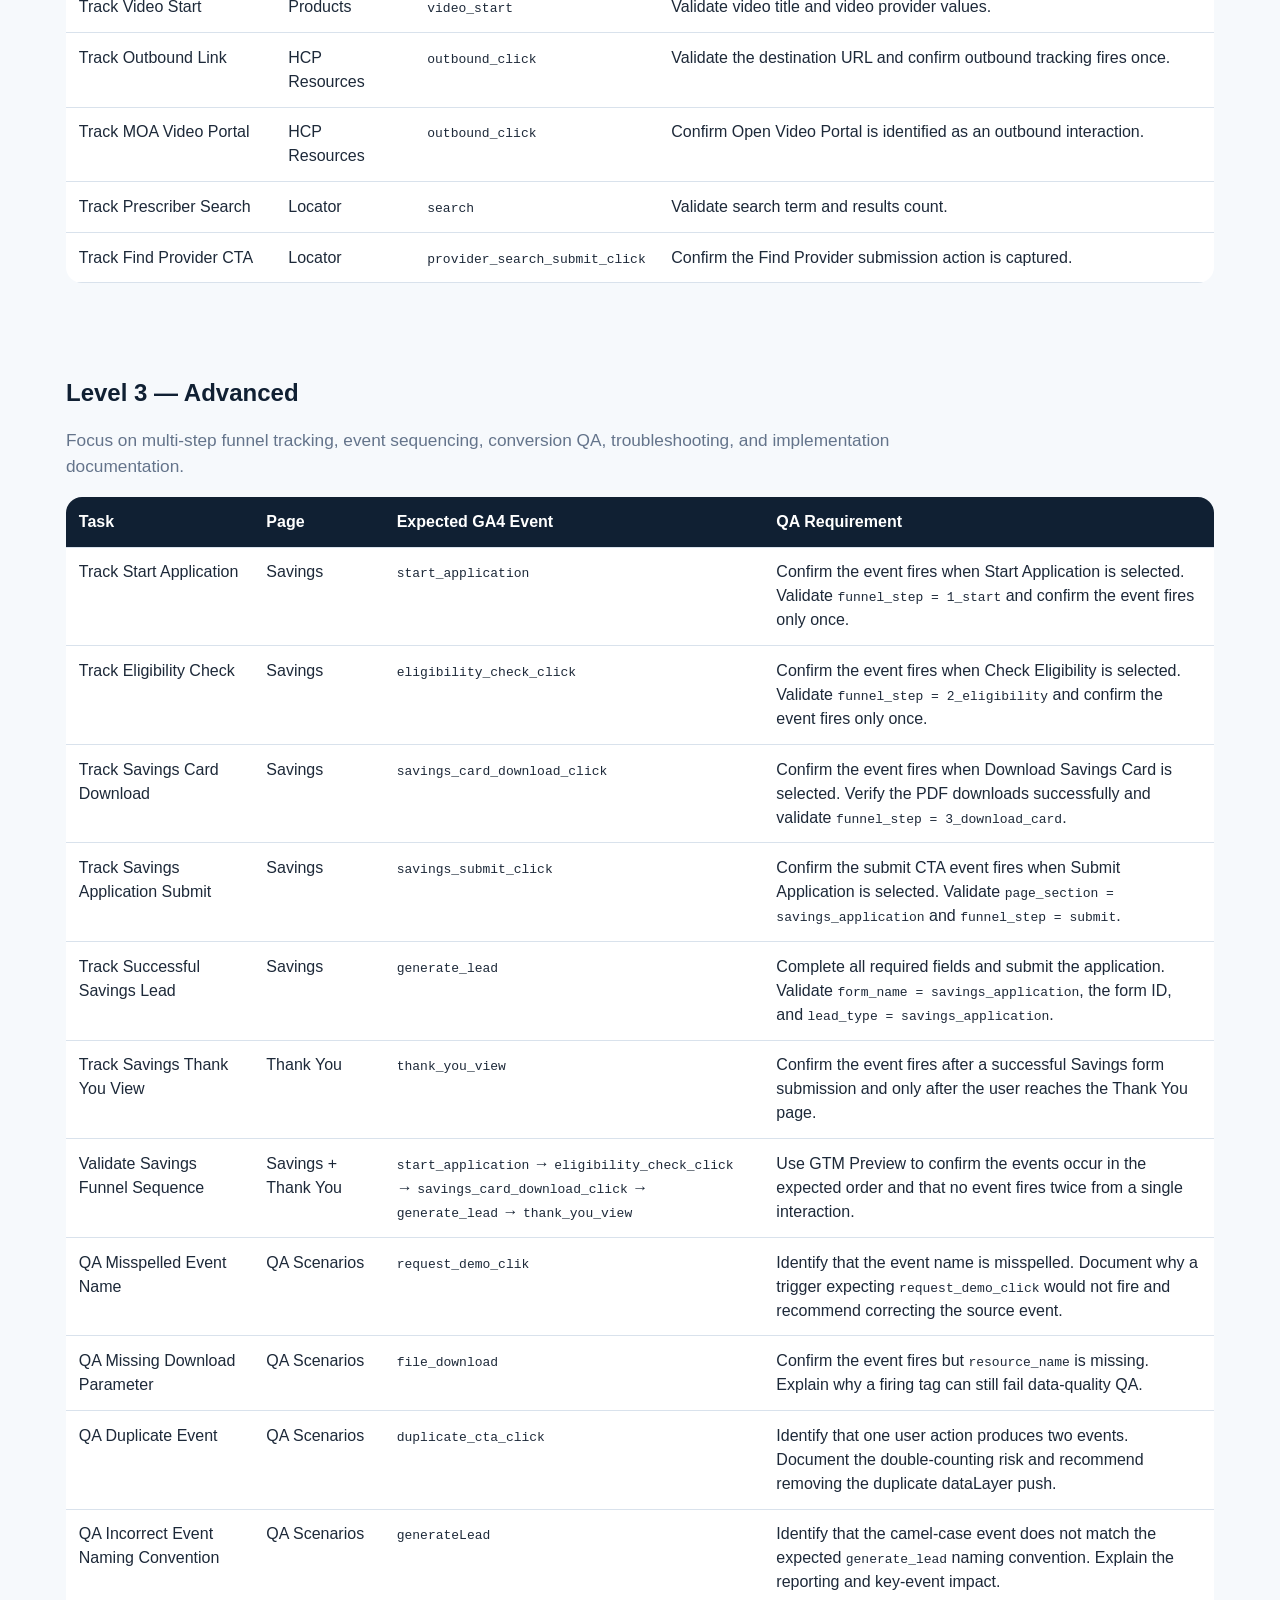
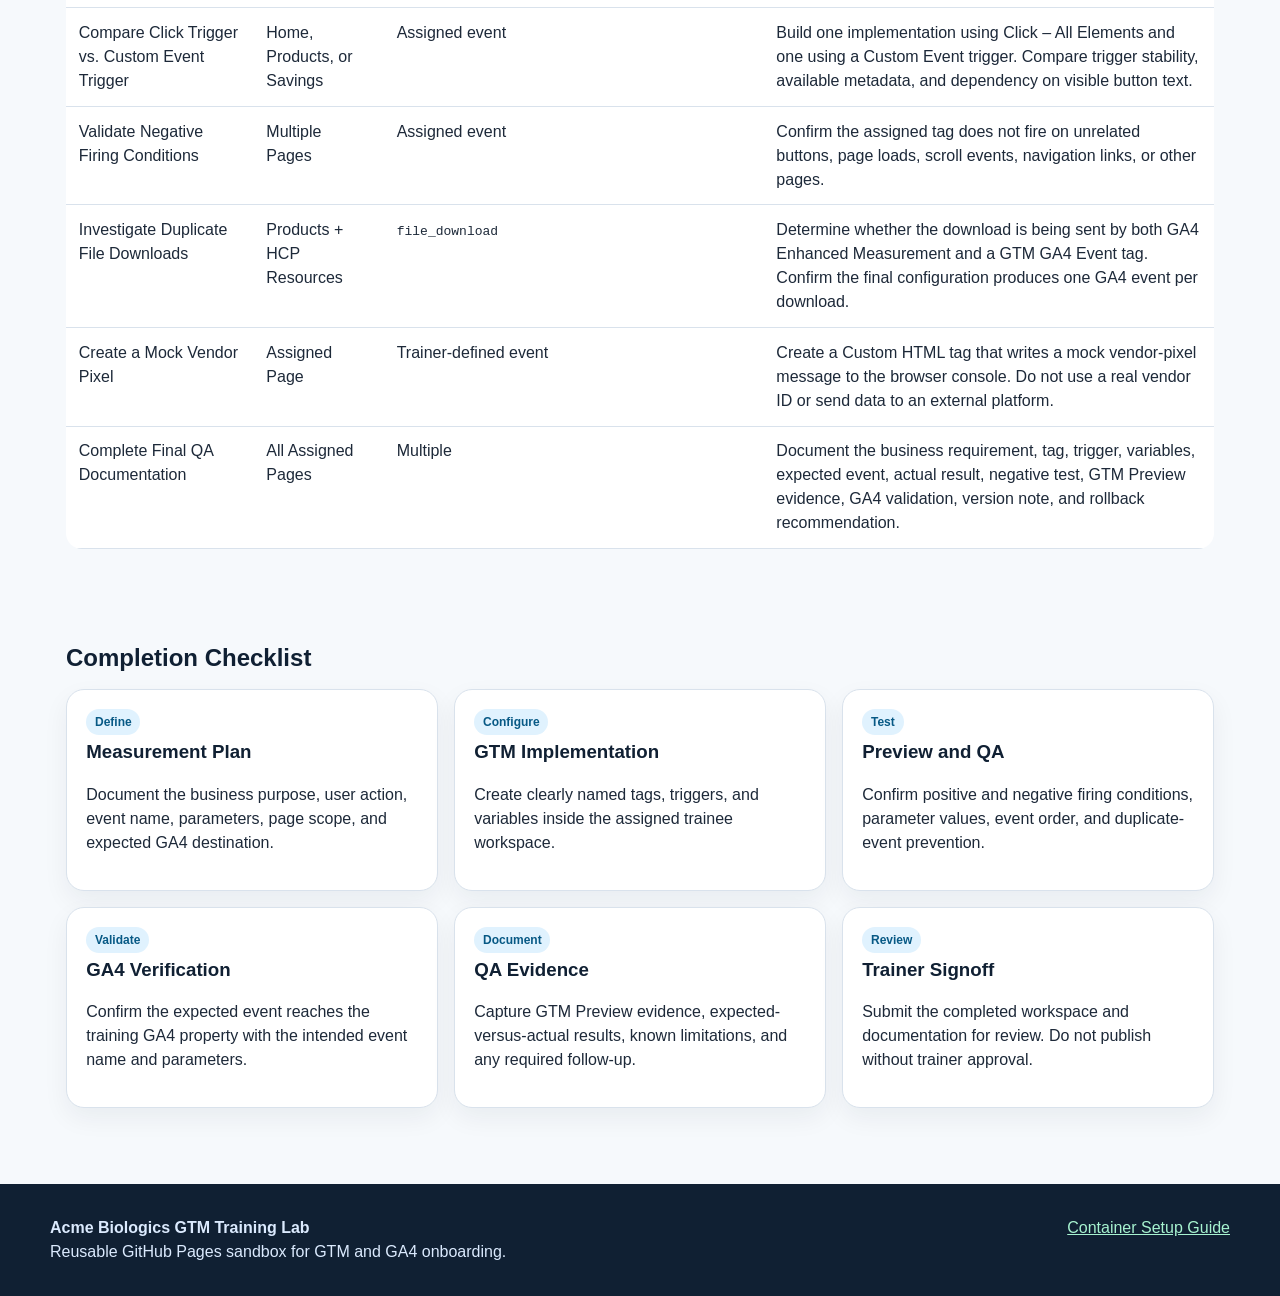
<file: training-tasks.html>
<!doctype html>
<html lang="en">
<head>
<meta charset="utf-8">
<meta name="viewport" content="width=device-width,initial-scale=1">
<title>Training Tasks | Acme Biologics GTM Training Lab</title>
<link rel="stylesheet" href="styles.css">
<script src="config.js"></script>
</head>

<body data-page="training-tasks">

<div class="top">Training-only fictional website. Do not collect real user, patient, or client data.</div>

<header class="header">
<nav class="nav">
<a class="brand" href="index.html">Acme <span>Biologics</span></a>

<div class="links">
<a href="index.html">Home</a>
<a href="products.html">Products</a>
<a href="hcp-resources.html">HCP Resources</a>
<a href="savings.html">Savings</a>
<a href="locator.html">Locator</a>
<a href="contact.html">Contact</a>
<a class="active" href="training-tasks.html">Training Tasks</a>
<a href="qa-scenarios.html">QA Scenarios</a>
</div>
</nav>
</header>

<main>

<section class="section">

<h1>GTM Training Tasks</h1>

<p class="lead">Complete the exercises below in your assigned GTM workspace. For each task, define the measurement requirement, configure the tag and trigger, test in GTM Preview, validate the expected event and parameters, and document your QA evidence.</p>

<div class="notice">
<strong>Training Rule:</strong> Do not publish changes unless instructed by your trainer. Build and QA all assigned work inside your trainee workspace.
</div>

</section>

<section class="section">

<h2>Level 1 — Beginner</h2>

<p class="lead">Focus on basic page views, CTA tracking, downloads, and simple user interactions.</p>

<table class="table">
<thead>
<tr>
<th>Task</th>
<th>Page</th>
<th>Expected GA4 Event</th>
<th>QA Requirement</th>
</tr>
</thead>

<tbody>

<tr>
<td>Track Request Demo CTA</td>
<td>Home</td>
<td><code>request_demo_click</code></td>
<td>Confirm the tag fires only when Request Demo is selected.</td>
</tr>

<tr>
<td>Track Learn More CTA</td>
<td>Home</td>
<td><code>learn_more_click</code></td>
<td>Confirm the tag fires before navigation to Products.</td>
</tr>

<tr>
<td>Track Products Page View</td>
<td>Products</td>
<td><code>products_page_view</code></td>
<td>Confirm the tag fires once when the Products page loads.</td>
</tr>

<tr>
<td>Track HCP Resources Page View</td>
<td>HCP Resources</td>
<td><code>hcp_resources_pageview</code></td>
<td>Confirm the tag fires once when the page loads.</td>
</tr>

<tr>
<td>Track Savings Page View</td>
<td>Savings</td>
<td><code>savings_pageview</code></td>
<td>Confirm the tag fires once when the Savings page loads.</td>
</tr>

<tr>
<td>Track Thank You Page View</td>
<td>Thank You</td>
<td><code>thankyou_pageview</code></td>
<td>Confirm the tag fires only on the Thank You page.</td>
</tr>

<tr>
<td>Track PDF / Resource Downloads</td>
<td>Products + HCP Resources</td>
<td><code>file_download</code></td>
<td>Validate the correct resource name/type and confirm only one GA4 download event is sent.</td>
</tr>

<tr>
<td>Track Add to Kit</td>
<td>Products</td>
<td><code>add_to_kit</code></td>
<td>Confirm the event fires when Add to Kit is selected.</td>
</tr>

<tr>
<td>Track Talk to a Rep</td>
<td>Products</td>
<td><code>talk_to_rep_click</code></td>
<td>Confirm the event fires before navigation to Contact.</td>
</tr>

<tr>
<td>Track Expand ISI</td>
<td>Products</td>
<td><code>isi_expand_click</code></td>
<td>Confirm the event fires when the ISI section is expanded.</td>
</tr>

</tbody>
</table>

</section>

<section class="section">

<h2>Level 2 — Intermediate</h2>

<p class="lead">Focus on forms, outbound activity, video interactions, search behavior, and event parameters.</p>

<table class="table">
<thead>
<tr>
<th>Task</th>
<th>Page</th>
<th>Expected GA4 Event</th>
<th>QA Requirement</th>
</tr>
</thead>

<tbody>

<tr>
<td>Track Newsletter Submit</td>
<td>Home</td>
<td><code>newsletter_submit_click</code></td>
<td>Confirm the submit CTA fires when the newsletter form is submitted.</td>
</tr>

<tr>
<td>Track Generate Lead</td>
<td>Forms</td>
<td><code>generate_lead</code></td>
<td>Validate form name, form ID, lead type, and successful submission behavior.</td>
</tr>

<tr>
<td>Track HCP Access Submit</td>
<td>HCP Resources</td>
<td><code>hcp_access_submit_click</code></td>
<td>Confirm the HCP Request Access action is captured.</td>
</tr>

<tr>
<td>Track Video Start</td>
<td>Products</td>
<td><code>video_start</code></td>
<td>Validate video title and video provider values.</td>
</tr>

<tr>
<td>Track Outbound Link</td>
<td>HCP Resources</td>
<td><code>outbound_click</code></td>
<td>Validate the destination URL and confirm outbound tracking fires once.</td>
</tr>

<tr>
<td>Track MOA Video Portal</td>
<td>HCP Resources</td>
<td><code>outbound_click</code></td>
<td>Confirm Open Video Portal is identified as an outbound interaction.</td>
</tr>

<tr>
<td>Track Prescriber Search</td>
<td>Locator</td>
<td><code>search</code></td>
<td>Validate search term and results count.</td>
</tr>

<tr>
<td>Track Find Provider CTA</td>
<td>Locator</td>
<td><code>provider_search_submit_click</code></td>
<td>Confirm the Find Provider submission action is captured.</td>
</tr>

</tbody>
</table>

</section>

<section class="section">

<h2>Level 3 — Advanced</h2>

<p class="lead">Focus on multi-step funnel tracking, event sequencing, conversion QA, troubleshooting, and implementation documentation.</p>

<table class="table">
<thead>
<tr>
<th>Task</th>
<th>Page</th>
<th>Expected GA4 Event</th>
<th>QA Requirement</th>
</tr>
</thead>

<tbody>

<tr>
<td>Track Start Application</td>
<td>Savings</td>
<td><code>start_application</code></td>
<td>Confirm the event fires when Start Application is selected. Validate <code>funnel_step = 1_start</code> and confirm the event fires only once.</td>
</tr>

<tr>
<td>Track Eligibility Check</td>
<td>Savings</td>
<td><code>eligibility_check_click</code></td>
<td>Confirm the event fires when Check Eligibility is selected. Validate <code>funnel_step = 2_eligibility</code> and confirm the event fires only once.</td>
</tr>

<tr>
<td>Track Savings Card Download</td>
<td>Savings</td>
<td><code>savings_card_download_click</code></td>
<td>Confirm the event fires when Download Savings Card is selected. Verify the PDF downloads successfully and validate <code>funnel_step = 3_download_card</code>.</td>
</tr>

<tr>
<td>Track Savings Application Submit</td>
<td>Savings</td>
<td><code>savings_submit_click</code></td>
<td>Confirm the submit CTA event fires when Submit Application is selected. Validate <code>page_section = savings_application</code> and <code>funnel_step = submit</code>.</td>
</tr>

<tr>
<td>Track Successful Savings Lead</td>
<td>Savings</td>
<td><code>generate_lead</code></td>
<td>Complete all required fields and submit the application. Validate <code>form_name = savings_application</code>, the form ID, and <code>lead_type = savings_application</code>.</td>
</tr>

<tr>
<td>Track Savings Thank You View</td>
<td>Thank You</td>
<td><code>thank_you_view</code></td>
<td>Confirm the event fires after a successful Savings form submission and only after the user reaches the Thank You page.</td>
</tr>

<tr>
<td>Validate Savings Funnel Sequence</td>
<td>Savings + Thank You</td>
<td><code>start_application</code> → <code>eligibility_check_click</code> → <code>savings_card_download_click</code> → <code>generate_lead</code> → <code>thank_you_view</code></td>
<td>Use GTM Preview to confirm the events occur in the expected order and that no event fires twice from a single interaction.</td>
</tr>

<tr>
<td>QA Misspelled Event Name</td>
<td>QA Scenarios</td>
<td><code>request_demo_clik</code></td>
<td>Identify that the event name is misspelled. Document why a trigger expecting <code>request_demo_click</code> would not fire and recommend correcting the source event.</td>
</tr>

<tr>
<td>QA Missing Download Parameter</td>
<td>QA Scenarios</td>
<td><code>file_download</code></td>
<td>Confirm the event fires but <code>resource_name</code> is missing. Explain why a firing tag can still fail data-quality QA.</td>
</tr>

<tr>
<td>QA Duplicate Event</td>
<td>QA Scenarios</td>
<td><code>duplicate_cta_click</code></td>
<td>Identify that one user action produces two events. Document the double-counting risk and recommend removing the duplicate dataLayer push.</td>
</tr>

<tr>
<td>QA Incorrect Event Naming Convention</td>
<td>QA Scenarios</td>
<td><code>generateLead</code></td>
<td>Identify that the camel-case event does not match the expected <code>generate_lead</code> naming convention. Explain the reporting and key-event impact.</td>
</tr>

<tr>
<td>Compare Click Trigger vs. Custom Event Trigger</td>
<td>Home, Products, or Savings</td>
<td>Assigned event</td>
<td>Build one implementation using Click – All Elements and one using a Custom Event trigger. Compare trigger stability, available metadata, and dependency on visible button text.</td>
</tr>

<tr>
<td>Validate Negative Firing Conditions</td>
<td>Multiple Pages</td>
<td>Assigned event</td>
<td>Confirm the assigned tag does not fire on unrelated buttons, page loads, scroll events, navigation links, or other pages.</td>
</tr>

<tr>
<td>Investigate Duplicate File Downloads</td>
<td>Products + HCP Resources</td>
<td><code>file_download</code></td>
<td>Determine whether the download is being sent by both GA4 Enhanced Measurement and a GTM GA4 Event tag. Confirm the final configuration produces one GA4 event per download.</td>
</tr>

<tr>
<td>Create a Mock Vendor Pixel</td>
<td>Assigned Page</td>
<td>Trainer-defined event</td>
<td>Create a Custom HTML tag that writes a mock vendor-pixel message to the browser console. Do not use a real vendor ID or send data to an external platform.</td>
</tr>

<tr>
<td>Complete Final QA Documentation</td>
<td>All Assigned Pages</td>
<td>Multiple</td>
<td>Document the business requirement, tag, trigger, variables, expected event, actual result, negative test, GTM Preview evidence, GA4 validation, version note, and rollback recommendation.</td>
</tr>

</tbody>
</table>

</section>

<section class="section">

<h2>Completion Checklist</h2>

<div class="grid grid3">

<div class="card">
<span class="tag">Define</span>
<h3>Measurement Plan</h3>
<p>Document the business purpose, user action, event name, parameters, page scope, and expected GA4 destination.</p>
</div>

<div class="card">
<span class="tag">Configure</span>
<h3>GTM Implementation</h3>
<p>Create clearly named tags, triggers, and variables inside the assigned trainee workspace.</p>
</div>

<div class="card">
<span class="tag">Test</span>
<h3>Preview and QA</h3>
<p>Confirm positive and negative firing conditions, parameter values, event order, and duplicate-event prevention.</p>
</div>

<div class="card">
<span class="tag">Validate</span>
<h3>GA4 Verification</h3>
<p>Confirm the expected event reaches the training GA4 property with the intended event name and parameters.</p>
</div>

<div class="card">
<span class="tag">Document</span>
<h3>QA Evidence</h3>
<p>Capture GTM Preview evidence, expected-versus-actual results, known limitations, and any required follow-up.</p>
</div>

<div class="card">
<span class="tag">Review</span>
<h3>Trainer Signoff</h3>
<p>Submit the completed workspace and documentation for review. Do not publish without trainer approval.</p>
</div>

</div>

</section>

</main>

<footer class="footer">
<div class="inner">

<div>
<strong>Acme Biologics GTM Training Lab</strong><br>
Reusable GitHub Pages sandbox for GTM and GA4 onboarding.
</div>

<div>
<a href="GTM_GA4_CONTAINER_BUILD_GUIDE.md">Container Setup Guide</a>
</div>

</div>
</footer>

<script src="app.js"></script>

</body>
</html>
</file>
<file: styles.css>
:root{--navy:#102033;--ink:#1d2939;--muted:#667085;--blue:#2563eb;--teal:#0d9488;--green:#16a34a;--amber:#d97706;--red:#dc2626;--bg:#f6f9fc;--line:#d9e2ec;--white:#fff}*{box-sizing:border-box}body{margin:0;font-family:Inter,Segoe UI,Arial,sans-serif;color:var(--ink);background:var(--bg);line-height:1.5}.top{background:var(--navy);color:#dbeafe;text-align:center;padding:.45rem;font-size:.86rem}.header{background:rgba(255,255,255,.94);border-bottom:1px solid var(--line);position:sticky;top:0;z-index:10}.nav{max-width:1180px;margin:auto;padding:1rem;display:flex;justify-content:space-between;align-items:center;gap:1rem}.brand{font-weight:900;color:var(--navy);text-decoration:none;font-size:1.15rem}.brand span{color:var(--teal)}.links{display:flex;gap:.45rem;flex-wrap:wrap}.links a{text-decoration:none;color:var(--ink);font-weight:700;border-radius:999px;padding:.35rem .55rem;font-size:.9rem}.links a:hover,.links a.active{background:#e0f2fe;color:var(--blue)}.hero{min-height:420px;background:linear-gradient(120deg,#102033,#0d9488);color:#fff;display:flex;align-items:center}.inner{max-width:1180px;margin:auto;padding:3rem 1rem;width:100%}.eyebrow{text-transform:uppercase;letter-spacing:.15em;font-weight:900;color:#a7f3d0;font-size:.8rem}.hero h1{font-size:clamp(2.2rem,5vw,4.4rem);line-height:1.05;margin:.5rem 0 1rem;max-width:850px}.hero p,.lead{font-size:1.08rem;color:#64748b;max-width:860px}.hero p{color:#e0f2fe}.section{max-width:1180px;margin:auto;padding:2.75rem 1rem}.section h1,.section h2{color:var(--navy);margin:.2rem 0 .8rem}.grid{display:grid;gap:1rem}.grid2{grid-template-columns:repeat(2,minmax(0,1fr))}.grid3{grid-template-columns:repeat(3,minmax(0,1fr))}.card,.form,.resource{background:#fff;border:1px solid var(--line);border-radius:18px;box-shadow:0 10px 26px rgba(16,32,51,.06);padding:1.2rem}.card h3{margin:.2rem 0;color:var(--navy)}.btn{border:0;border-radius:999px;padding:.82rem 1.05rem;font-weight:900;text-decoration:none;display:inline-flex;align-items:center;gap:.35rem;cursor:pointer;margin:.25rem .25rem .25rem 0}.primary{background:var(--blue);color:#fff}.secondary{background:#fff;color:var(--navy);border:1px solid var(--line)}.ghost{background:#e6fffb;color:#064e3b}.alert{background:#fef3c7;color:#78350f}.danger{background:#fee2e2;color:#7f1d1d}.tag{display:inline-block;padding:.25rem .55rem;border-radius:999px;background:#e0f2fe;color:#075985;font-size:.75rem;font-weight:900}.resource{display:flex;justify-content:space-between;gap:1rem;align-items:center;margin:.75rem 0}.resource small{color:var(--muted)}label{font-weight:800;display:block;margin:.75rem 0 .25rem}input,select,textarea{width:100%;border:1px solid #cbd5e1;border-radius:12px;padding:.72rem;font:inherit}textarea{min-height:110px}.notice{border-left:5px solid var(--teal);background:#ecfeff;border-radius:12px;padding:1rem}.warn{border-left-color:var(--amber);background:#fff7ed}.err{border-left-color:var(--red);background:#fef2f2}.ok{border-left-color:var(--green);background:#f0fdf4}.table{width:100%;border-collapse:collapse;background:#fff;border-radius:16px;overflow:hidden}.table th,.table td{padding:.8rem;border-bottom:1px solid var(--line);text-align:left;vertical-align:top}.table th{background:var(--navy);color:#fff}.footer{background:var(--navy);color:#dbeafe;padding:2rem 1rem;margin-top:2rem}.footer .inner{display:flex;justify-content:space-between;flex-wrap:wrap;padding:0}.footer a{color:#a7f3d0}.qa-panel{position:fixed;right:1rem;bottom:1rem;width:min(430px,calc(100vw - 2rem));background:#0f172a;color:#dbeafe;border-radius:16px;box-shadow:0 25px 55px rgba(0,0,0,.35);z-index:50}.qa-panel summary{padding:1rem;cursor:pointer;font-weight:900}.qa-panel pre{white-space:pre-wrap;max-height:260px;overflow:auto;padding:1rem;margin:0;font-size:.78rem}@media(max-width:850px){.grid2,.grid3{grid-template-columns:1fr}.nav{align-items:flex-start;flex-direction:column}.resource{align-items:flex-start;flex-direction:column}.qa-panel{position:static;margin:1rem;width:auto}}

/* Success button states */

.btn{
    transition:all .2s ease;
}

.btn:hover{
    transform:translateY(-1px);
}

.btn:active{
    transform:scale(.97);
}

.btn.success{
    background:#16a34a !important;
    color:#fff !important;
    border-color:#16a34a !important;
}

.btn:disabled{
    opacity:1;
    cursor:default;
}

/* Savings page status message */

#savings-status{
    transition:all .2s ease;
}
.success {
    background:#16a34a !important;
    color:#ffffff !important;
    border-color:#16a34a !important;
}
html{
    scroll-behavior:smooth;
}
</file>
